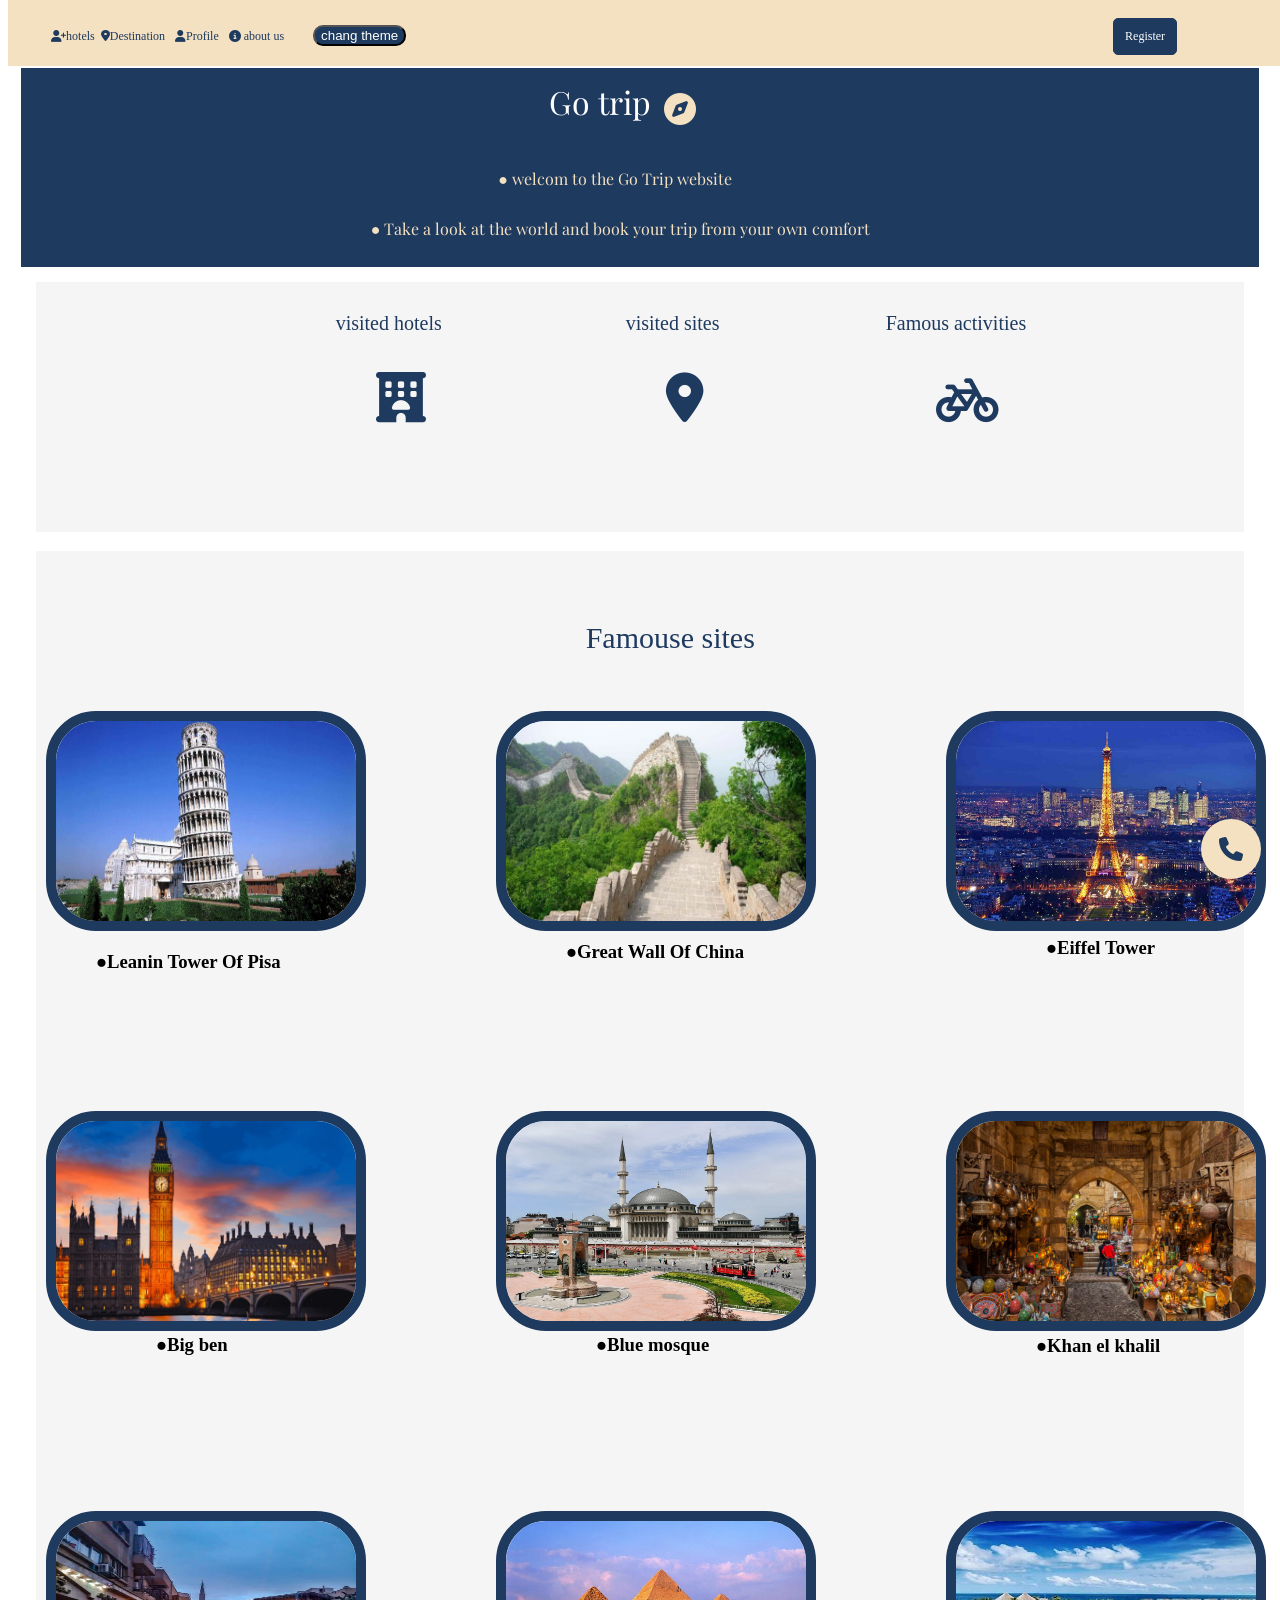
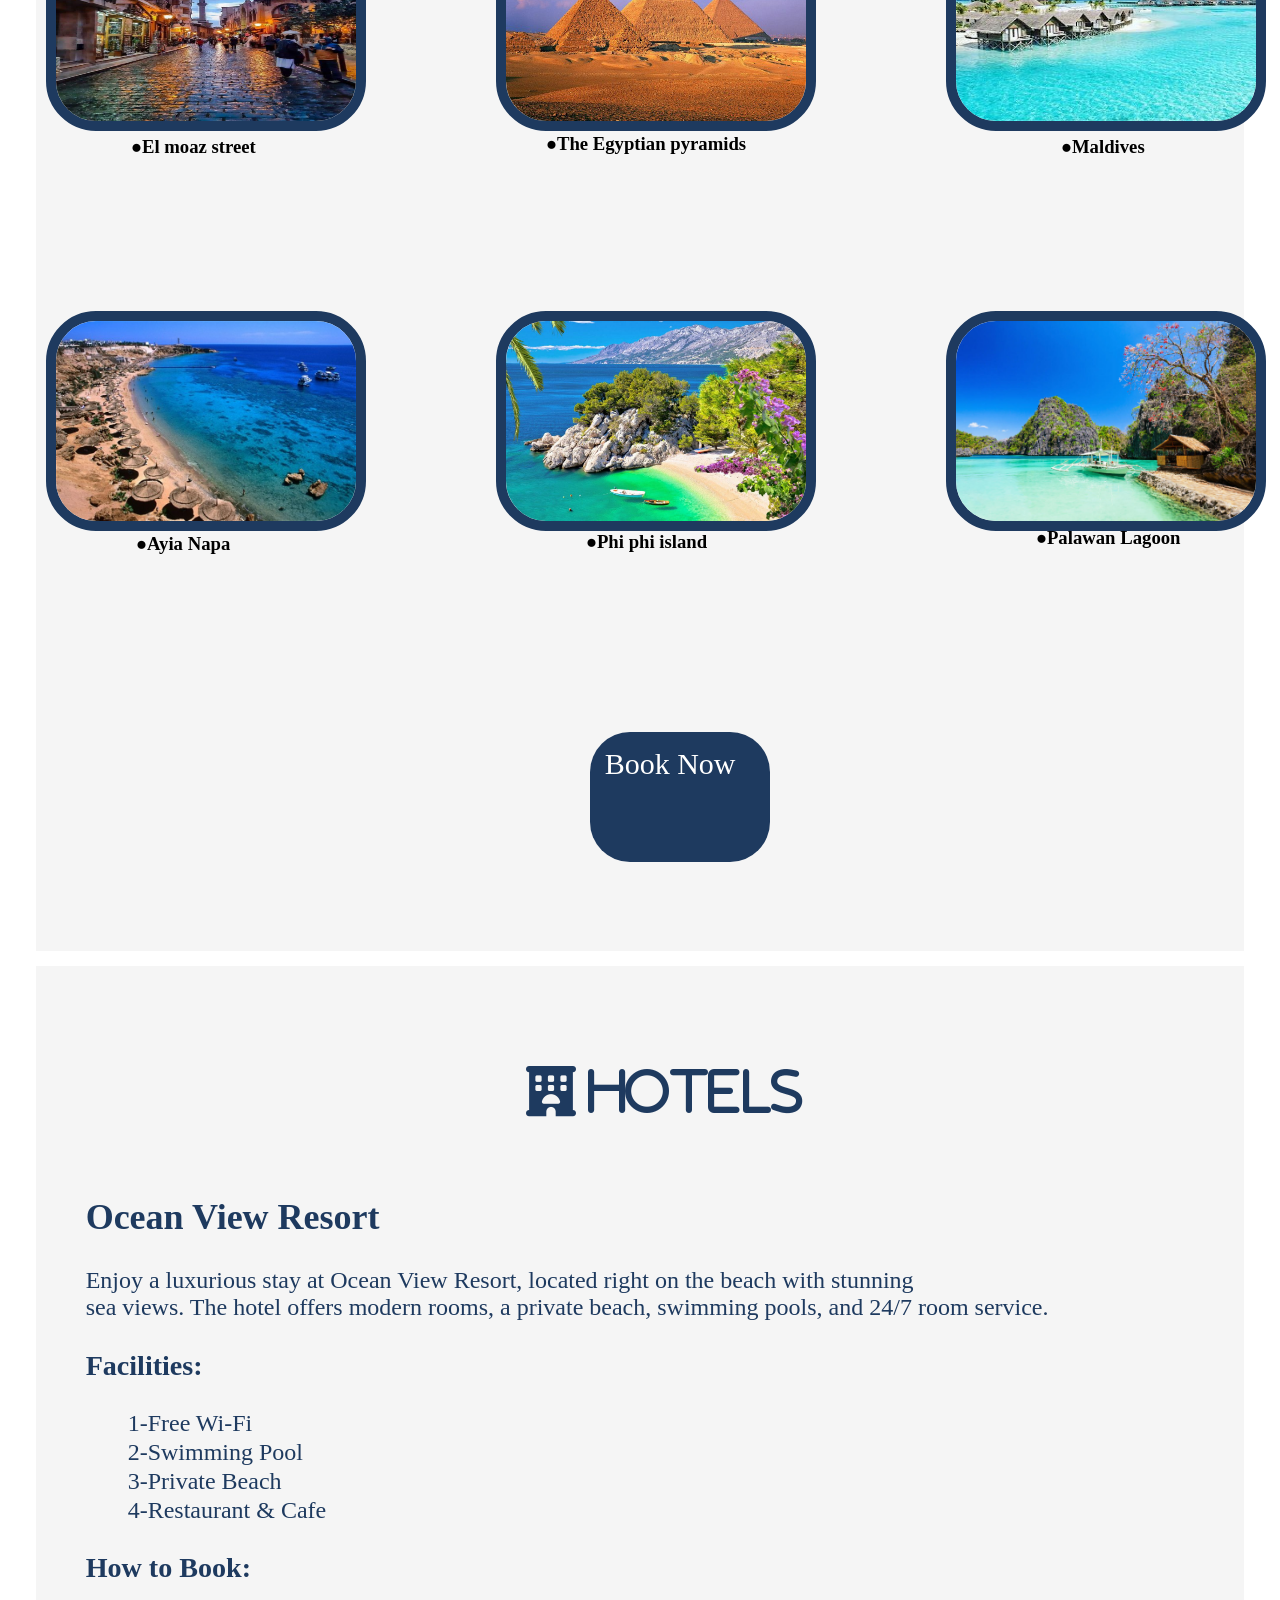
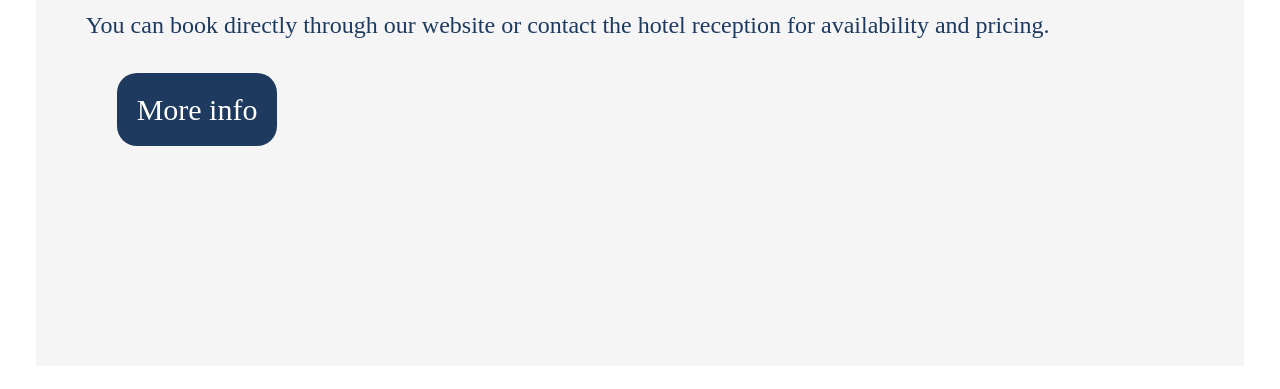
<file: index.html>
<head>
  <meta charset="UTF-8">
  <meta name="viewport" content="width=device-width, initial-scale=1">
  <link rel="stylesheet" href="style.css">

<link rel="stylesheet" href="https://cdnjs.cloudflare.com/ajax/libs/font-awesome/6.5.0/css/all.min.css">
<link href="https://fonts.googleapis.com/css2?family=Playfair+Display:ital,wght@0,400..900;1,400..900&display=swap" rel="stylesheet">

<div class=heading>
<nav class=navbar>
  <ul>
<li>
<a id=R href="hotel.html"><i class="fa-solid fa-user-plus"></i>hotels</a>
<li>
<a href="destination.html"><i class="fa-solid fa-location-dot"></i>Destination</a></li>
<li>
<a href="profile.html"><i class="fa-solid fa-user"></i>Profile</a></li>
<li>
<a href="about.html"><i class="fa-solid fa-circle-info"></i> about us</a></li>

<li class= Register> <a  id=Register href="registration.html">Register</a></li>
<button onclick="toggleTheme()">chang theme</button>
<script src="Script.js">
  
</script>
  </ul>
</nav>
</head>
<body>
  <div class="container">
    <div class="opening">
       <i id="icon" class="fa-solid fa-compass"></i>
       <span class=main>Go trip</span>
       <br>
       <span class=secondary>● welcom to the Go Trip website</span>
       <br />
       <span class=pp>● Take a look at the world and book your trip from your own comfort</span>
    </div>


<div class=b>
  <span id=visited> visited sites</span>
  <i id=site class="fa-solid fa-location-dot"></i>
  <span id=Hotels>visited hotels</span>
  <i id=hotelIcon class="fa-solid fa-hotel"> </i>
  <span id=activity>Famous activities</span>
  <i id=activityIcon class="fa-solid fa-bicycle"></i>
</div> 

<div class=picture>
    <span>Famouse sites</span>
 <img  id=inclind src="143-004207-italy-tourist-attractions-2.gif" alt="" />
 <h3 class="tower"> ●Leanin Tower Of Pisa</h3>
 <img id= webp src="1.webp" alt="" />
 <img id= china src="سور-الصين-العظيم.webp" alt="">
 <h3 class="great">●Great Wall Of China</h3>
 <img id=france src="france_0-1100.jpg" alt="" />
 <h3 class="Eiffel">●Eiffel Tower</h3>
 <img id=giza src="pyramids-of-giza.jpg" alt="" />
 <h3 class="pyramid">●The Egyptian pyramids</h3>
 <img id=beach src="75a38a79650e7bd359f417443e721312.jpg" alt="">
 <h3 class="Big">●Big ben</h3>
 <img id=moaz src="106096-جانب-من-شارع-المعز.jpg" alt="" />
 <h3 class="Blue">●Blue mosque</h3>
 <img id=turkish src="45_972efaf75477d44afe1a7a0958b6cca9_24.webp" alt="">
 <h3 class="khan">●Khan el khalil</h3>
 <img id=shutter src="shutterstock_1087783190-1-800x534.jpg" alt="">
 <h3 class="street">●El moaz street</h3>
 <img id=said src="شاطئ رأس أم سيد.jpg" alt="" />
 <h3 class="maldives">●Maldives</h3>
 <img id=beach1 src="b64bf0c8-3cd2-402b-bc0b-213b8cd05208-1000x750.15271838729-WTztJMjW9TzHqUGOexjf5O9oq3tx8l4Nj8jrWLYT.jpg" alt="" />
 <h3 class="napa">●Ayia Napa</h3>
 <img id=beach2 src="6152556-403859686.jpg" alt="" />
 <h3 class="phi">●Phi phi island</h3>
 <h3 class="palawan">●Palawan Lagoon</h3>
 
 
 
 
 
 
 
<a  id=book href="book.html">Book Now</a>
</div>
 
   <a id=contact href="contact.html"><i class="fa-solid fa-phone"></i></a>
 <div class=video>
     <i id=hotel class="fa-solid fa-hotel"> hotels </i>
     <section class="hotelsec">
  <h2>Ocean View Resort</h2>
  
  <p>
    Enjoy a luxurious stay at Ocean View Resort, located right on the  beach with stunning <br> sea views. 
    The hotel offers modern rooms, a private beach, swimming pools, and 24/7 room service.
  </p>

  <h3>Facilities:</h3>
  <ol>
    <li>1-Free Wi-Fi <br /></li>
    <li>2-Swimming Pool <br /></li>
    <li>3-Private Beach <br /></li>
    <li>4-Restaurant & Cafe <br /></li>
  </ol>

  <h3>How to Book:</h3>
  <p>
    You can book directly through our website or contact the hotel reception for availability and pricing.
  </p>

  <a href="hotel.html">More info</a>
  
</section>
   
 </div>
 
 
 
 
 
 
 
 
  </div>
</body>
</html>
</file>
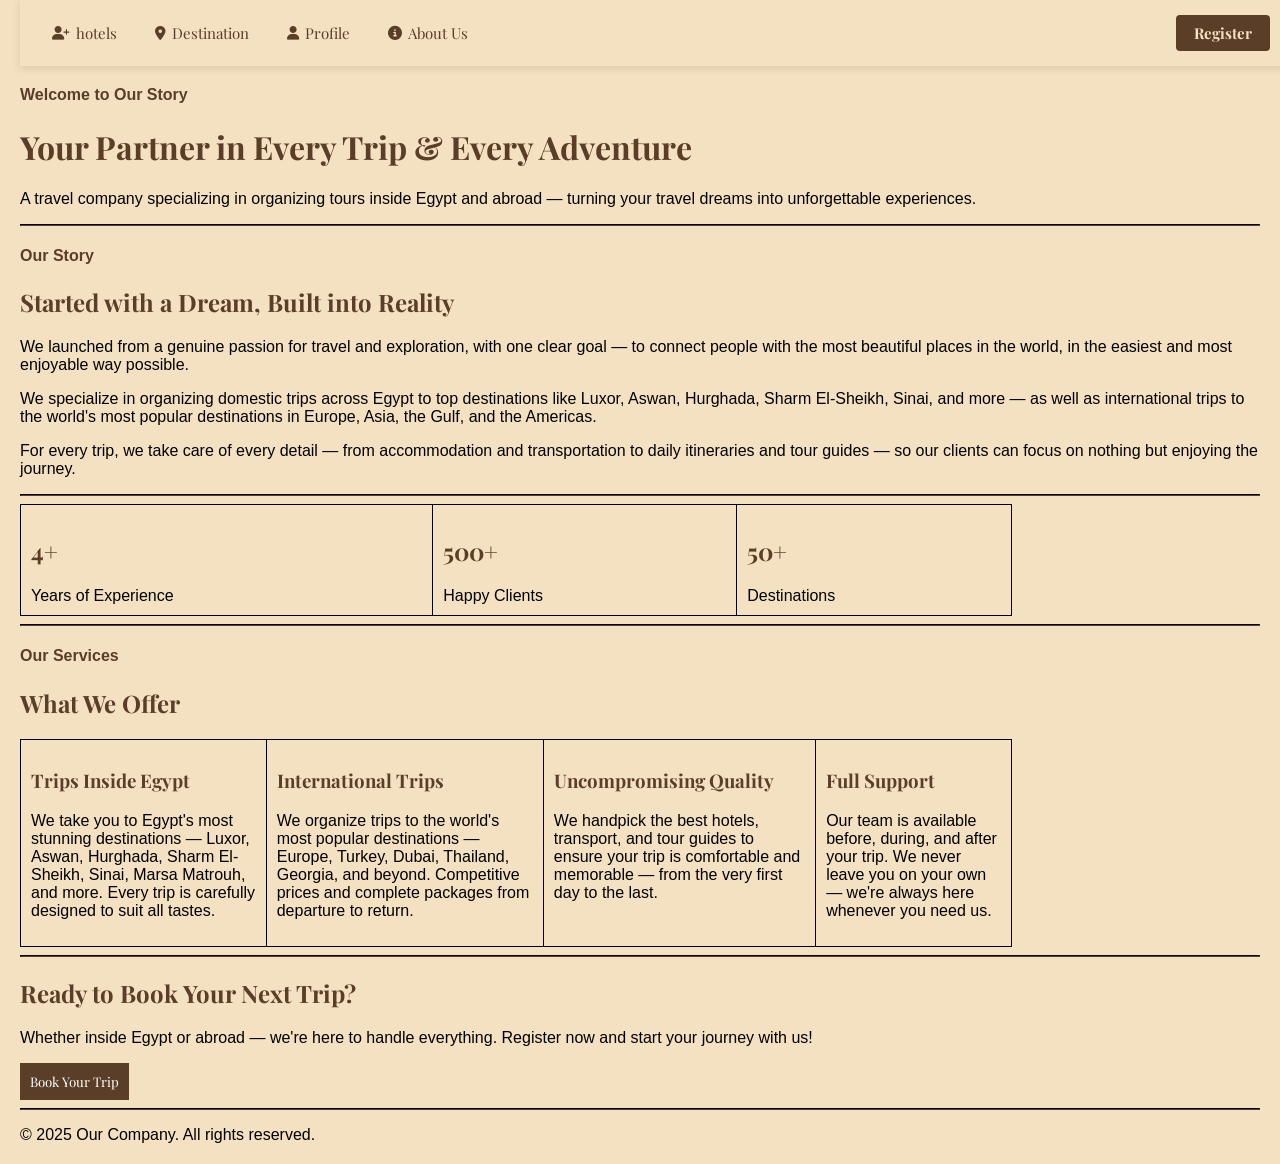
<file: about.html>
<!DOCTYPE html>
<html>

<head>
  <title>Our Story - Travel Company</title>
  <link href="https://fonts.googleapis.com/css2?family=Playfair+Display:ital,wght@0,400..900;1,400..900&display=swap" rel="stylesheet">
  <link rel="stylesheet" href="https://cdnjs.cloudflare.com/ajax/libs/font-awesome/6.5.0/css/all.min.css">
  <link rel="stylesheet" href="about.css">
</head>

<body>

  <nav>
    <ul>
      <li>
        <a id="R" href="hotel.html"><i class="fa-solid fa-user-plus"></i> hotels</a>
      </li>
      <li>
        <a href="destination.html"><i class="fa-solid fa-location-dot"></i> Destination</a>
      </li>
      <li>
        <a href="profile.html"><i class="fa-solid fa-user"></i> Profile</a>
      </li>
      <li>
        <a href="about.html"><i class="fa-solid fa-circle-info"></i> About Us</a>
      </li>
      <li class="Register">
        <a id="Register" href="registration.html">Register</a>
      </li>
    </ul>
  </nav>

  <h4>Welcome to Our Story</h4>
  <h1>Your Partner in Every Trip & Every Adventure</h1>
  <p>A travel company specializing in organizing tours inside Egypt and abroad — turning your travel dreams into unforgettable experiences.</p>

  <hr>

  <h4>Our Story</h4>
  <h2>Started with a Dream, Built into Reality</h2>
  <p>We launched from a genuine passion for travel and exploration, with one clear goal — to connect people with the most beautiful places in the world, in the easiest and most enjoyable way possible.</p>
  <p>We specialize in organizing domestic trips across Egypt to top destinations like Luxor, Aswan, Hurghada, Sharm El-Sheikh, Sinai, and more — as well as international trips to the world's most popular destinations in Europe, Asia, the Gulf, and the Americas.</p>
  <p>For every trip, we take care of every detail — from accommodation and transportation to daily itineraries and tour guides — so our clients can focus on nothing but enjoying the journey.</p>

  <hr>

  <table border="1">
    <tr>
      <td><h2>4+</h2> Years of Experience</td>
      <td><h2>500+</h2> Happy Clients</td>
      <td><h2>50+</h2> Destinations</td>
    </tr>
  </table>

  <hr>

  <h4>Our Services</h4>
  <h2>What We Offer</h2>

  <table border="1" cellpadding="10">
    <tr>
      <td valign="top">
        <h3>Trips Inside Egypt</h3>
        <p>We take you to Egypt's most stunning destinations — Luxor, Aswan, Hurghada, Sharm El-Sheikh, Sinai, Marsa Matrouh, and more. Every trip is carefully designed to suit all tastes.</p>
      </td>
      <td valign="top">
        <h3>International Trips</h3>
        <p>We organize trips to the world's most popular destinations — Europe, Turkey, Dubai, Thailand, Georgia, and beyond. Competitive prices and complete packages from departure to return.</p>
      </td>
      <td valign="top">
        <h3>Uncompromising Quality</h3>
        <p>We handpick the best hotels, transport, and tour guides to ensure your trip is comfortable and memorable — from the very first day to the last.</p>
      </td>
      <td valign="top">
        <h3>Full Support</h3>
        <p>Our team is available before, during, and after your trip. We never leave you on your own — we're always here whenever you need us.</p>
      </td>
    </tr>
  </table>

  <hr>

  <h2>Ready to Book Your Next Trip?</h2>
  <p>Whether inside Egypt or abroad — we're here to handle everything. Register now and start your journey with us!</p>
  <a href="#"><button>Book Your Trip</button></a>

  <hr>

  <p>© 2025 Our Company. All rights reserved.</p>

</body>

</html>
</file>
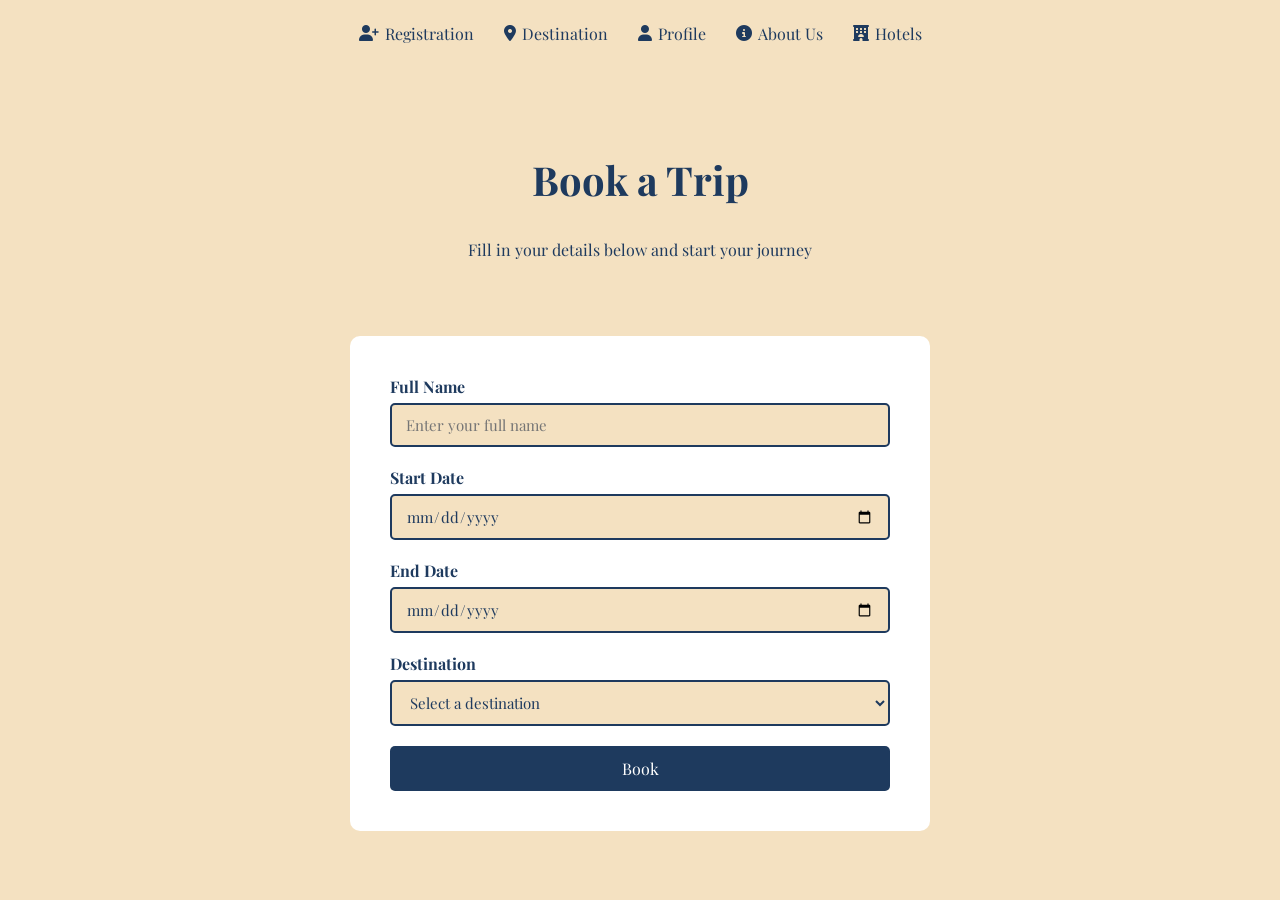
<file: book.html>
<!DOCTYPE html>
<html lang="en">
<head>
  <meta charset="UTF-8">
  <title>Book a Trip</title>

  <!-- font -->
  <link href="https://fonts.googleapis.com/css2?family=Playfair+Display:ital,wght@0,400..900;1,400..900&display=swap" rel="stylesheet">

  <!-- icons -->
  <link rel="stylesheet" href="https://cdnjs.cloudflare.com/ajax/libs/font-awesome/6.5.0/css/all.min.css">

  <link rel="stylesheet" href="book.css">
</head>
<body>

<!-- navbar -->
<nav>
  <ul>
    <li><a href="registration.html"><i class="fa-solid fa-user-plus"></i> Registration</a></li>
    <li><a href="destination.html"><i class="fa-solid fa-location-dot"></i> Destination</a></li>
    <li><a href="profile.html"><i class="fa-solid fa-user"></i> Profile</a></li>
    <li><a href="about.html"><i class="fa-solid fa-circle-info"></i> About Us</a></li>
    <li><a href="hotels.html"><i class="fa-solid fa-hotel"></i> Hotels</a></li>
  </ul>
</nav>

<!-- title -->
<section class="header">
  <h1>Book a Trip</h1>
  <p>Fill in your details below and start your journey</p>
</section>

<!-- form -->
<section class="section book-section">
  <div class="book-form-card">
    <form class="book-form">

      <div class="form-group">
        <label for="name">Full Name</label>
        <input type="text" id="name" class="form-input" placeholder="Enter your full name">
      </div>

      <div class="form-group">
        <label for="start-date">Start Date</label>
        <input type="date" id="start-date" class="form-input">
      </div>

      <div class="form-group">
        <label for="end-date">End Date</label>
        <input type="date" id="end-date" class="form-input">
      </div>

      <div class="form-group">
        <label for="destination">Destination</label>
        <select id="destination" class="form-input">
          <option value="" disabled selected>Select a destination</option>
          <optgroup label="Inside Egypt">
            <option value="hurghada">Hurghada, Egypt — Serry Beach Resort</option>
            <option value="new-alamein">New Alamein, North Coast — Rixos Premium Alamein</option>
            <option value="marsa-alam">Marsa Alam, Red Sea — Sunrise Anjum Resort</option>
          </optgroup>
          <optgroup label="Outside Egypt">
            <option value="las-vegas">Las Vegas Strip, USA — The LINQ Hotel & Casino</option>
            <option value="london">London, UK — Park Plaza London Riverbank</option>
            <option value="paris">Paris, France — Too Hotel & Spa Paris</option>
          </optgroup>
        </select>
      </div>

      <a href="#booked" class="book-btn">Book</a>

    </form>
  </div>
</section>

<!-- success popup -->
<div id="booked" class="popup-overlay">
  <div class="popup-card">
    <i class="fa-solid fa-circle-check popup-icon"></i>
    <h2>Trip Booked Successfully!</h2>
    <p>Your trip has been confirmed. Get ready for an amazing adventure!</p>
    <a href="#" class="book-btn popup-close-btn">Close</a>
  </div>
</div>

</body>
</html>
</file>
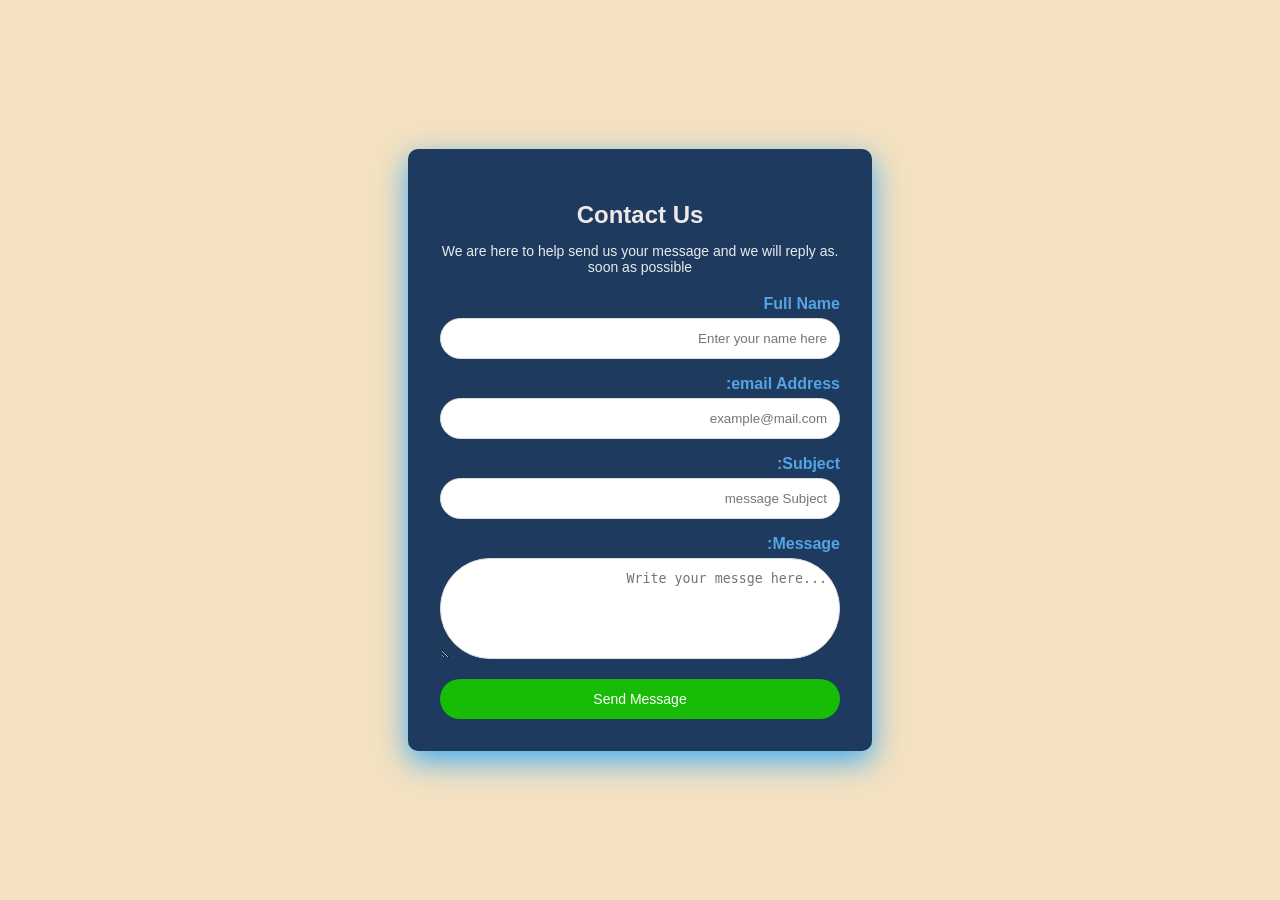
<file: contact.html>
<!DOCTYPE html>
<html lang="ar" dir="rtl">
<head>
    <meta charset="UTF-8">
    <meta name="viewport" content="width=device-width, initial-scale=1.0">
    <title>اتصل بنا</title>
    <link rel="stylesheet" href="contact.css">
</head>
<body>

    <div class="contact-container">
        <h2>Contact Us</h2>
        <p>.We are here to help send us your message and we will reply as soon as possible</p>
        
        <form action="#" method="POST">
            <div class="form-group">
                <label for="name">Full Name</label>
                <input type="text" id="name" name="name" placeholder="Enter your name here" required>
            </div>

            <div class="form-group">
                <label for="email">email Address</Address>:</label>
                <input type="email" id="email" name="email" placeholder="example@mail.com" required>
            </div>

            <div class="form-group">
                <label for="subject">Subject:</label>
                <input type="text" id="subject" name="subject" placeholder="message Subject">
            </div>

            <div class="form-group">
                <label for="message">Message:</label>
                <textarea id="message" name="message" rows="5" placeholder="...Write your messge here" required></textarea>
            </div>

            <button type="submit" class="submit-btn">Send Message</button>
        </form>
    </div>

</body>
</html>
</file>
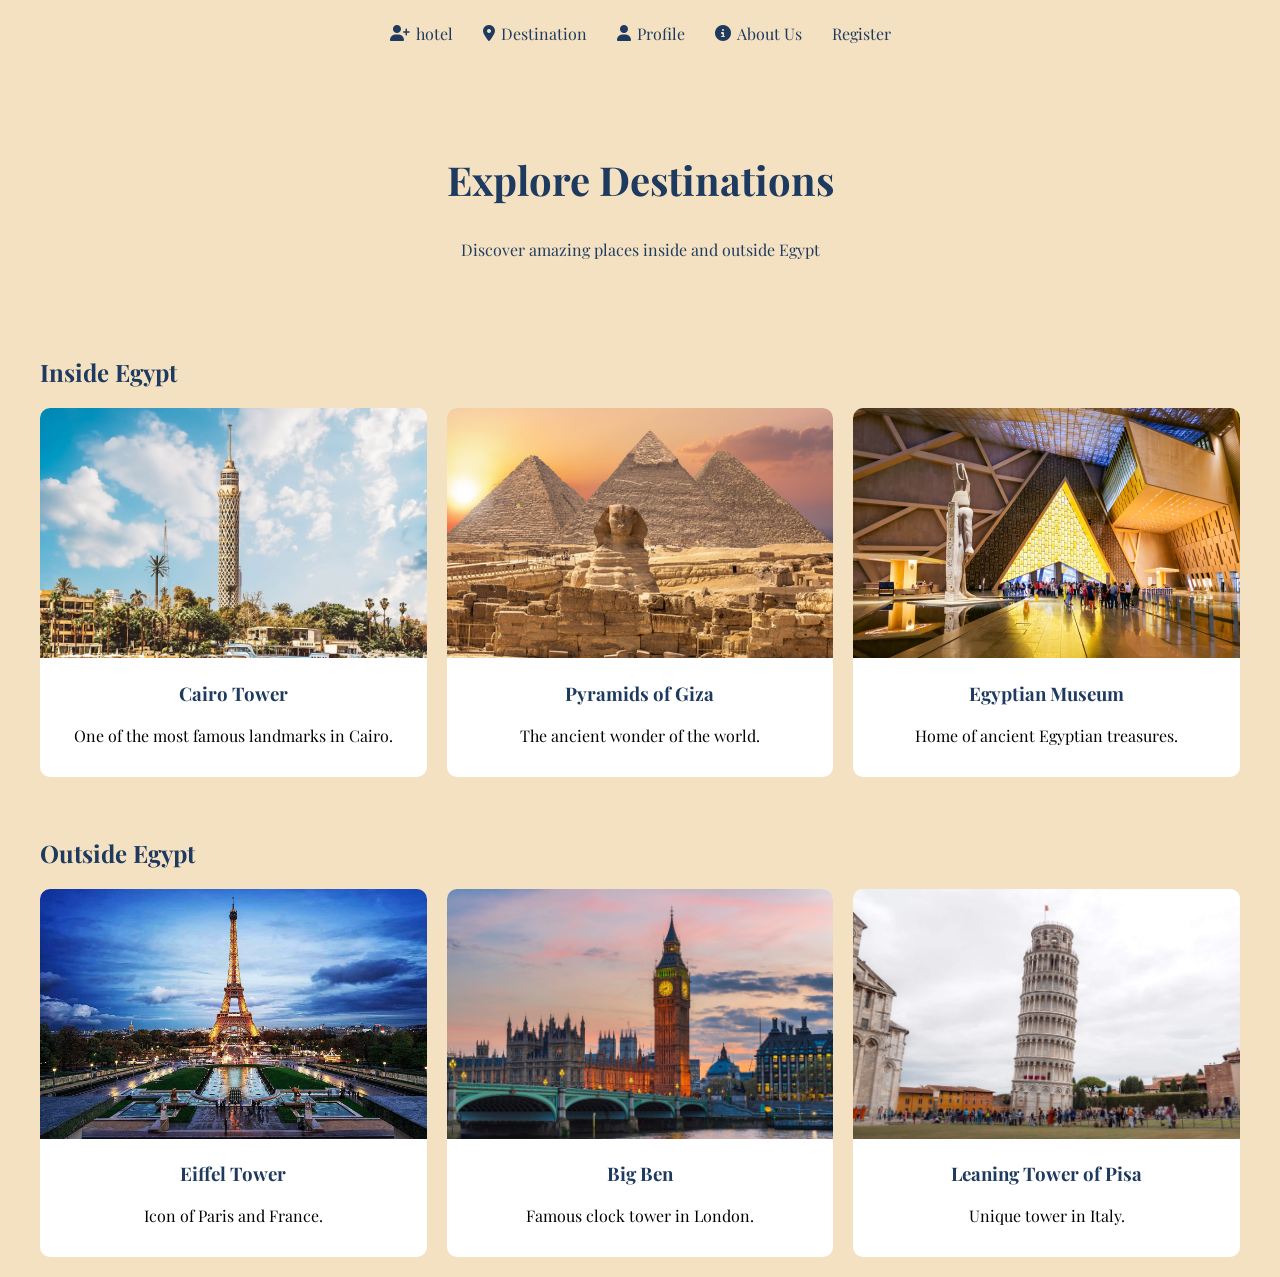
<file: destination.html>
<!DOCTYPE html>
<html lang="en">
<head>
  <meta charset="UTF-8">
  <title>Destination</title>

  <!-- font -->
  <link href="https://fonts.googleapis.com/css2?family=Playfair+Display:ital,wght@0,400..900;1,400..900&display=swap" rel="stylesheet">

  <!-- icons -->
  <link rel="stylesheet" href="https://cdnjs.cloudflare.com/ajax/libs/font-awesome/6.5.0/css/all.min.css">

  <link rel="stylesheet" href="destination.css">
</head>
<body>

<!-- navbar -->
<nav>
  <ul>
    <li><a href="hotel.html"><i class="fa-solid fa-user-plus"></i> hotel</a></li>
    <li><a href="destination.html"><i class="fa-solid fa-location-dot"></i> Destination</a></li>
    <li><a href="profile.html"><i class="fa-solid fa-user"></i> Profile</a></li>
    <li><a href="about.html"><i class="fa-solid fa-circle-info"></i> About Us</a></li>
    <li><a href="registration.html">Register</a></li>
  </ul>
</nav>

<!-- title -->
<section class="header">
  <h1>Explore Destinations</h1>
  <p>Discover amazing places inside and outside Egypt</p>
</section>

<!-- inside egypt -->
<section class="section">
  <h2>Inside Egypt</h2>

  <div class="grid">

    <div class="card">
      <img src="IMG-20260505-WA0023.jpg">
      <h3>Cairo Tower</h3>
      <p>One of the most famous landmarks in Cairo.</p>
    </div>

    <div class="card">
      <img src="IMG-20260505-WA0022.jpg">
      <h3>Pyramids of Giza</h3>
      <p>The ancient wonder of the world.</p>
    </div>

    <div class="card">
      <img src="IMG-20260505-WA0019.jpg">
      <h3>Egyptian Museum</h3>
      <p>Home of ancient Egyptian treasures.</p>
    </div>

  </div>
</section>

<!-- outside egypt -->
<section class="section">
  <h2>Outside Egypt</h2>

  <div class="grid">

    <div class="card">
      <img src="IMG-20260505-WA0021.jpg">
      <h3>Eiffel Tower</h3>
      <p>Icon of Paris and France.</p>
    </div>

    <div class="card">
      <img src="IMG-20260505-WA0020.jpg">
      <h3>Big Ben</h3>
      <p>Famous clock tower in London.</p>
    </div>

    <div class="card">
      <img src="IMG-20260505-WA0024.jpg">
      <h3>Leaning Tower of Pisa</h3>
      <p>Unique tower in Italy.</p>
    </div>

  </div>
</section>

</body>
</html>
</file>
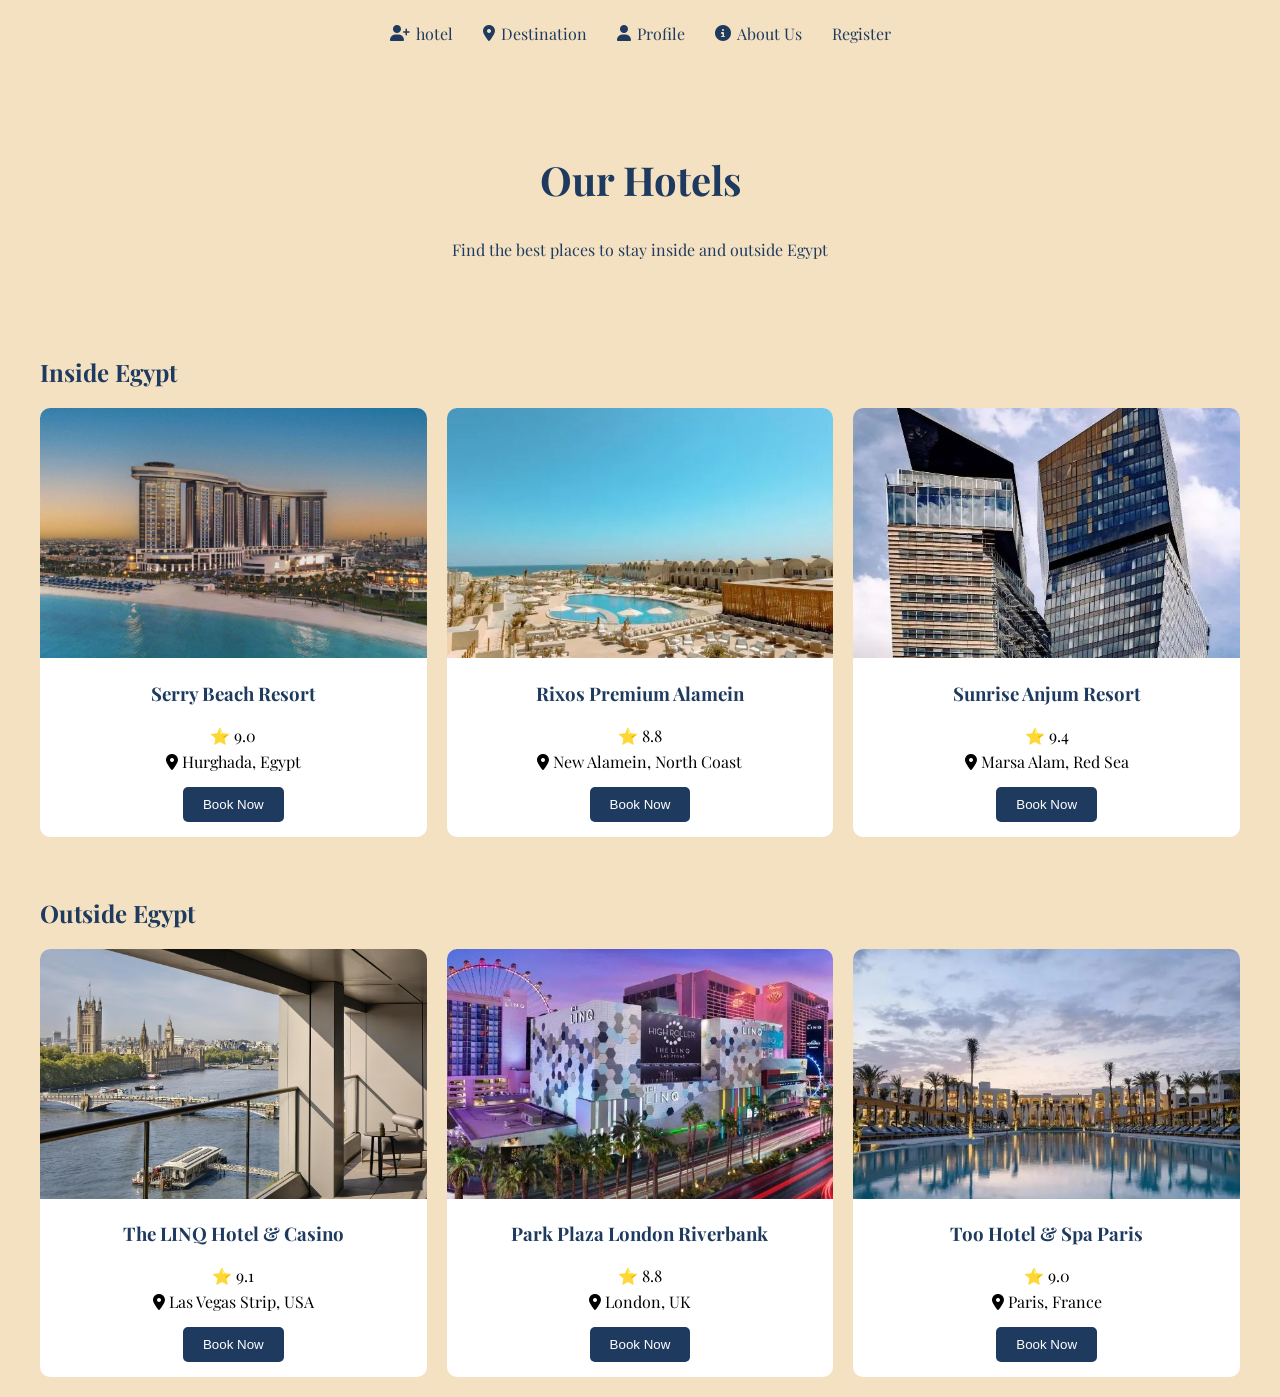
<file: hotel.html>
<!DOCTYPE html>
<html lang="en">
<head>
  <meta charset="UTF-8">
  <title>Hotels</title>

  <!-- font -->
  <link href="https://fonts.googleapis.com/css2?family=Playfair+Display:ital,wght@0,400..900;1,400..900&display=swap" rel="stylesheet">

  <!-- icons -->
  <link rel="stylesheet" href="https://cdnjs.cloudflare.com/ajax/libs/font-awesome/6.5.0/css/all.min.css">

  <link rel="stylesheet" href="hotel.css">
</head>
<body>

<!-- navbar -->
<nav>
  <ul>
    <li><a href="hotel.html"><i class="fa-solid fa-user-plus"></i> hotel</a></li>
    <li><a href="destination.html"><i class="fa-solid fa-location-dot"></i> Destination</a></li>
    <li><a href="profile.html"><i class="fa-solid fa-user"></i> Profile</a></li>
    <li><a href="about.html"><i class="fa-solid fa-circle-info"></i> About Us</a></li>
    <li><a href="registration.html">Register</a></li>
  </ul>
</nav>

<!-- title -->
<section class="header">
  <h1>Our Hotels</h1>
  <p>Find the best places to stay inside and outside Egypt</p>
</section>

<!-- inside Egypt -->
<section class="section">
  <h2>Inside Egypt</h2>

  <div class="grid">

    <div class="card">
      <img src="IMG-20260505-WA0015.jpg">
      <h3>Serry Beach Resort</h3>
      <p>⭐ 9.0</p>
      <p><i class="fa-solid fa-location-dot"></i> Hurghada, Egypt</p>
      <button>Book Now</button>
    </div>

    <div class="card">
      <img src="IMG-20260505-WA0051.jpg">
      <h3>Rixos Premium Alamein</h3>
      <p>⭐ 8.8</p>
      <p><i class="fa-solid fa-location-dot"></i> New Alamein, North Coast</p>
      <button onclick="window.location.href='hotel.html'">Book Now</button>
    </div>

    <div class="card">
      <img src="IMG-20260505-WA0048.jpg">
      <h3>Sunrise Anjum Resort</h3>
      <p>⭐ 9.4</p>
      <p><i class="fa-solid fa-location-dot"></i> Marsa Alam, Red Sea</p>
      <button>Book Now</button>
    </div>

  </div>
</section>

<!-- Outside Egypt -->
<section class="section">
  <h2>Outside Egypt</h2>

  <div class="grid">

    <div class="card">
      <img src="IMG-20260505-WA0049.jpg">
      <h3>The LINQ Hotel & Casino</h3>
      <p>⭐ 9.1</p>
      <p><i class="fa-solid fa-location-dot"></i> Las Vegas Strip, USA</p>
      <button>Book Now</button>
    </div>

    <div class="card">
      <img src="IMG-20260505-WA0050.jpg">
      <h3>Park Plaza London Riverbank</h3>
      <p>⭐ 8.8</p>
      <p><i class="fa-solid fa-location-dot"></i> London, UK</p>
      <button>Book Now</button>
    </div>

    <div class="card">
      <img src="IMG-20260505-WA0047.jpg">
      <h3>Too Hotel & Spa Paris</h3>
      <p>⭐ 9.0</p>
      <p><i class="fa-solid fa-location-dot"></i> Paris, France</p>
      <button>Book Now</button>
    </div>

  </div>
</section>

</body>
</html>
</file>
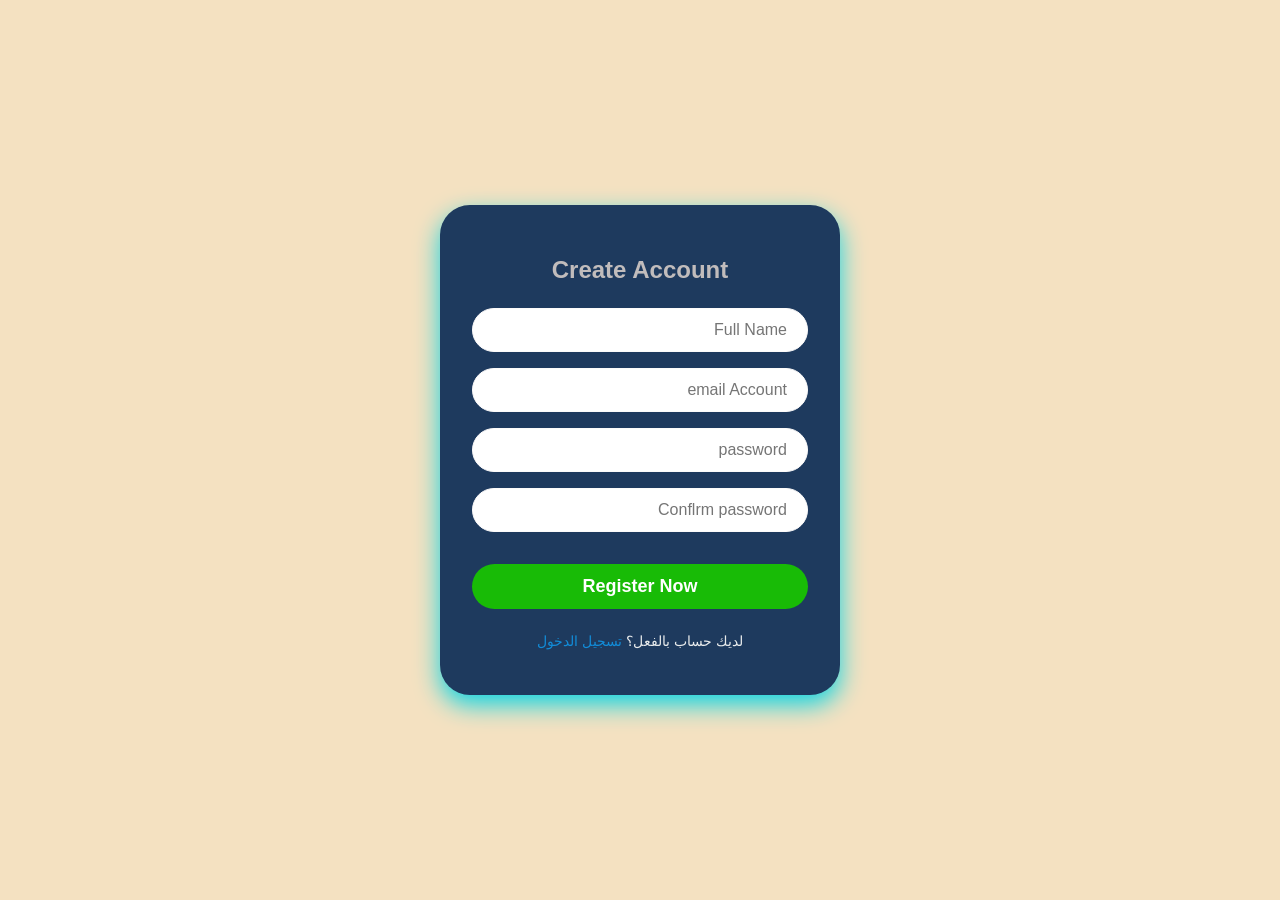
<file: registration.html>
<!DOCTYPE html>
<html lang="ar" dir="rtl">
<head>
    <meta charset="UTF-8">
    <meta name="viewport" content="width=device-width, initial-scale=1.0">
    <title>إنشاء حساب جديد</title>
    <link rel="stylesheet" href="registration.css">
</head>
<body>
    <div class="registration-container">
        <form class="registration-form">
            <h2>Create Account</h2>
            
            <div class="input-group">
                <input type="text" placeholder="Full Name" required>
            </div>
            
            <div class="input-group">
                <input type="email" placeholder="email Account" required>
            </div>
            
            <div class="input-group">
                <input type="password" placeholder="password" required>
            </div>
            
            <div class="input-group">
                <input type="password" placeholder="Conflrm password" required>
            </div>
            <button type="submit"class="submit-btn"> Register Now </button>
            
            <P class="login-link">لديك حساب بالفعل؟ <a href="#">تسجيل الدخول</a></P>
        
        </form>
        </form>
        </form>
        </form>        </form>
    </div>
</body>
</html>
</file>
<file: style.css>
.container {
  width: 98%;
  margin: auto;
  
  
}

.opening {
  position: relative;
  font-size: 50px;
  background-color: #1e3a5f;
  display: block;
  padding: 70px;
  text-align: center;
  
}


nav{
  background-color:#f4e1c1;
  padding: 0.1px;
  position:fixed;
  width: 100%;
  height:66px ;
  top: 0;
  z-index: 1000;
}

#icon{
  color: #f4e1c1;
  position: relative;
  left: 130px;
  right: 30px;
}


.main {
  color: white;
  position: relative;
  left: -40px;
  top: -45px;
  font-family: "playfair display";
}

.secondary {
  position: absolute;
  right: 50px;
  top: 100px;
  font-size: 20px;
  font-family: "playfair display";
  color: #f4e1c1;
}

.pp {
  position: absolute;
  left: 350px;
  top: 150px;
  font-size: 20px;
  font-family: "playfair display";
  color: #f4e1c1;
}

/*  RESPONSIVE */
@media (max-width: 768px) {

  .opening {
  font-size: 50px;
  background-color: #1e3a5f;
  display: block;
  padding: 50px;}
}
  

  
  #icon {
    left: 40px;
    display: block;
    text-align: center;
  }
  
  span {
    left: 420px;
    display: block;
  
  }
  
  .secondary {
    left: 0px;
    text-align: center;
    display: block;
    font-size: 16px;
  }
  
  .pp {
    
    text-align: center;
    display: block;
    font-size: 16px;
  }
    .opening {
    font-size: 32px;
    padding: 25px;
    text-align: center;
    position: relative;
    margin: auto;
}
a{
  margin: 1px;
  font-size: 12px;
  text-decoration: none;
  color: #1e3a5f;
  display: inline;
  
}

 
li {
  list-style: none;
  display: inline-block;
  margin: 2px;
  cursor: pointer;
}
.Register{
  background-color:  #1e3a5f;
  padding: 10px;
  border:1px solid #1e3a5f;
  border-radius: 5px;
  position: relative;
  left:820px ;
  cursor: pointer;
}
#Register{
  color: white;
}
.b{
  background-color:#f5f5f5 ;
  position: relative;
  height: 250px;
  margin: 15px;
}
#visited{
  color:  #1e3a5f;
  font-size: 20px;
  position: absolute;
  top: 30px;
  left:590;
}
#site{
  position: absolute;
  top: 90px;
  left: 630px;
  font-size: 50px;
  color: #1e3a5f;
}
#hotels{
  color:  #1e3a5f;
  font-size: 20px;
  position: absolute;
  top: 30px;
  left: 300px;
}
#hotelIcon{
  position: absolute;
  top: 90px;
  left: 340px;
  font-size: 50px;
  color: #1e3a5f;
}
#activity{
  color:  #1e3a5f;
  font-size: 20px;
  position: absolute;
  top: 30px;
  left: 850px;
}
#activityIcon{
  position: absolute;
  top: 93px;
  left: 900px;
  font-size: 50px;
  color: #1e3a5f;
}
.picture span{
  position: absolute;
  top: 70px;
  left: 550;
  color:#1e3a5f ;
  font-size: 30px;
}
.picture{
  height: 2000px;
  background-color:#f5f5f5 ;
  margin:15px;
  position:relative;
}

#inclind{
  position:absolute;
  top: 150px;
  width: 300px;
  height: 200px;
  border:10px solid #1e3a5f;
  border-radius: 50px;
  margin: 10px;
}
#webp{
  position:absolute;
  top: 550px;
  width: 300px;
  height: 200px;
  border:10px solid #1e3a5f;
  border-radius: 50px;
  margin: 10px;}
#china{
  position:absolute;
  top: 150px;
  left: 450px;
  width: 300px;
  height: 200px;
  border:10px solid #1e3a5f;
  border-radius: 50px;
  margin: 10px;}
#france{
  position:absolute;
  top: 150px;
  left: 900px;
  width: 300px;
  height: 200px;
  border:10px solid #1e3a5f;
  border-radius: 50px;
  margin: 10px;}
#giza{position:absolute;
  top: 950px;
  left: 450px;
  width: 300px;
  height: 200px;
  border:10px solid #1e3a5f;
  border-radius: 50px;
  margin: 10px;}
#beach{position:absolute;
  top: 950px;
  width: 300px;
  left: 900px;
  height: 200px;
  border:10px solid #1e3a5f;
  border-radius: 50px;
  margin: 10px;}
  #moaz{
    position:absolute;
  top: 950px;
  width: 300px;
  height: 200px;
  border:10px solid #1e3a5f;
  border-radius: 50px;
  margin: 10px}
  #turkish{
    position:absolute;
  top: 550px;
  left: 450px;
  width: 300px;
  height: 200px;
  border:10px solid #1e3a5f;
  border-radius: 50px;
  margin: 10px}
  #shutter{
    position:absolute;
  top: 550px;
  left: 900px;
  width: 300px;
  height: 200px;
  border:10px solid #1e3a5f;
  border-radius: 50px;
  margin: 10px}
  #said{   
    position:absolute;
  top: 1350px;
  width: 300px;
  height: 200px;
  border:10px solid #1e3a5f;
  border-radius: 50px;
  margin: 10px
    
  }
  #beach1{   
    position:absolute;
  top: 1350px;
  left: 450px;
  width: 300px;
  height: 200px;
  border:10px solid #1e3a5f;
  border-radius: 50px;
  margin: 10px}
  #beach2{position:absolute;
  top: 1350px;
  left: 900px;
  width: 300px;
  height: 200px;
  border:10px solid #1e3a5f;
  border-radius: 50px;
  margin: 10px}

  #contact{
    position: fixed;
    left: 1200px;
    bottom: 20px;
    width: 60px;
    height: 60px;
    background-color:#f4e1c1 ;
    border-radius: 50%;
    display:flex;
    align-items: center;
    justify-content: center;
    font-size: 24px;
    text-decoration: none;
    z-index:1000;}
    
    #book{
      display:flex;
      padding:15px;
      text-align: center;
      justify-items: center;
      position :absolute;
      font-size: 30px;
      top: 1780px;
      left: 553px;
      width: 150px;
      height: 100px;
      color: white;
      background-color: #1e3a5f;
      border-radius:40px;
    }
    .video{
      height: 1000px;
      background-color:#f5f5f5 ;
  margin:15px;
  position:relative;
      
    }

    
    
    
    img{
      cursor: pointer;
    }
  img:hover {
  transform: scale(1.05);
  transition: 0.3s;
}
.tower{
  position:relative;
  top:400px;
  left: 60px;
}
.Eiffel{
  position: relative;
  top:305.2px;
  left: 1010px;
}
.great{
  position :relative;
  top:350px;
  left: 530px;
}
.pyramid{
  position:relative;
  top:1060;
  left: 510px;
}
.Big{
  position: relative;
  top:620px;
  left: 120px;
}
.street{
  position: relative;
  top: 900px;
  left: 95px;
}
.maldives{
  position: relative;
  top: 860;
  left: 1025;
}
.khan{
  position: relative;
  top:540px;
  left: 1000px;
}
.Blue{
  position: relative;
  top:580px;
  left: 560px;
}
.napa{
  position: relative;
  top: 1216px;
  left: 100px;
}
.palawan{
  position: relative ;
  top: 1128px;
  left: 1000px;
}
.phi{
  position: relative;
  top: 1173px;
  left: 550px;
}
#hotel{
  position: relative;
  top: 100px;
  left: 490px;
  font-size: 50px;
  color:  #1e3a5f;
  
}
.hotelsec{
  position: relative;
  top: 150px;
  left: 50px;
  font-size: 24px;
  color:#1e3a5f ;
}
.hotelsec li {
  display: block;
}
.hotelsec a {
  position: relative;
  color: white;
  background-color: #1e3a5f ;
padding: 20px;
cursor:pointer;
  border-radius:20px;
  font-size: 30px;
  top: 30px;
  left: 30px;
  
  
}
body{
  background-color: white;
  color: black;
  
}
.dark-mode{
  background-color: black;
  color: white;
}
button{
  position: relative;
  background-color: #1e3a5f;
  color: white;
  left:-50px;
  border-radius: 10px;
}

body{
  overflow-x: hidden;
  padding-top:60px;
  
}

html{
  overflow-x:hidden;
}
</file>
<file: about.css>
body {
  background-color: #F4E1C1;
  font-family: Arial;
  margin: 20px;
  margin-top: 86px;
}

h1, h2, h3 {
  color: #5a3e28;
  font-family: 'Playfair Display', serif;
}

h4 {
  color: #5a3e28;
}

a {
  margin-right: 10px;
  color: #5a3e28;
  text-decoration: none;
}

table {
  width: 80%;
  border-collapse: collapse;
}

td {
  padding: 10px;
  border: 1px solid black;
}

button {
  background-color: #5a3e28;
  color: white;
  padding: 10px;
  cursor: pointer;
  border: none;
  font-family: 'Playfair Display', serif;
}

hr {
  border-color: #5a3e28;
}

nav {
  background-color: #f4e1c1;
  padding: 0.1px;
  position: fixed;
  width: 100%;
  height: 66px;
  top: 0;
  z-index: 1000;
  box-shadow: 0 2px 8px rgba(90, 62, 40, 0.15);
}

nav ul {
  list-style: none;
  display: flex;
  align-items: center;
  height: 66px;
  margin: 0;
  padding: 0 20px;
  gap: 4px;
}

nav ul li {
  display: inline-flex;
  align-items: center;
}

nav ul li a {
  display: flex;
  align-items: center;
  gap: 6px;
  color: #5a3e28;
  text-decoration: none;
  font-family: 'Playfair Display', serif;
  font-size: 15px;
  padding: 6px 12px;
  border-radius: 4px;
  transition: background 0.2s;
}

nav ul li a:hover {
  background-color: rgba(90, 62, 40, 0.1);
}

nav ul li a i {
  font-size: 14px;
}

nav ul li.Register {
  margin-left: auto;
}

nav ul li.Register a {
  background-color: #5a3e28;
  color: #f4e1c1;
  padding: 8px 18px;
  border-radius: 4px;
  font-weight: 700;
}

nav ul li.Register a:hover {
  background-color: #3e2a18;
}
</file>
<file: book.css>
body {
  margin: 0;
  font-family: 'Playfair Display', serif;
  background-color: #F4E1C1;
}

/* navbar */
nav {
  background-color: #F4E1C1;
  position: fixed;
  width: 100%;
  height: 66px;
  top: 0;
  z-index: 1000;
}

nav ul {
  list-style: none;
  display: flex;
  justify-content: center;
  align-items: center;
  height: 100%;
  gap: 30px;
  margin: 0;
  padding: 0;
}

nav a {
  text-decoration: none;
  color: #1E3A5E;
  display: flex;
  align-items: center;
  gap: 6px;
}

/* header */
.header {
  text-align: center;
  padding: 120px 20px 40px;
  color: #1E3A5E;
}

.header h1 {
  font-size: 40px;
}

/* sections */
.section {
  padding: 20px 40px;
}

.section h2 {
  color: #1E3A5E;
  margin-bottom: 20px;
}

/* grid */
.grid {
  display: grid;
  grid-template-columns: repeat(auto-fit, minmax(250px, 1fr));
  gap: 20px;
}

/* cards */
.card {
  background-color: white;
  border-radius: 10px;
  text-align: center;
  overflow: hidden;
}

.card img {
  width: 100%;
  height: 250px;
  object-fit: cover;
}

.card h3 {
  color: #1E3A5E;
}

.card p {
  margin: 5px 0;
}

/* button */
button {
  margin: 10px 0 15px;
  padding: 10px 20px;
  border: none;
  background-color: #1E3A5E;
  color: white;
  cursor: pointer;
  border-radius: 5px;
}

button:hover {
  opacity: 0.9;
}

/* card book now link */
.card-book-btn {
  display: inline-block;
  margin: 10px 0 15px;
  padding: 10px 20px;
  background-color: #1E3A5E;
  color: white;
  text-decoration: none;
  border-radius: 5px;
  font-family: 'Playfair Display', serif;
}

.card-book-btn:hover {
  opacity: 0.9;
}

/* ── Book Trip page ───────────────────────────────────── */

.book-section {
  display: flex;
  justify-content: center;
  padding: 20px 40px 60px;
}

.book-form-card {
  background-color: white;
  border-radius: 10px;
  padding: 40px;
  width: 100%;
  max-width: 500px;
}

.book-form {
  display: flex;
  flex-direction: column;
  gap: 20px;
}

.form-group {
  display: flex;
  flex-direction: column;
  gap: 6px;
}

.form-group label {
  color: #1E3A5E;
  font-weight: 700;
}

.form-input {
  padding: 10px 14px;
  border: 2px solid #1E3A5E;
  border-radius: 5px;
  font-family: 'Playfair Display', serif;
  font-size: 15px;
  background-color: #F4E1C1;
  color: #1E3A5E;
  outline: none;
}

.form-input:focus {
  background-color: white;
}

.form-input option,
.form-input optgroup {
  font-family: 'Playfair Display', serif;
  background-color: white;
  color: #1E3A5E;
}

.book-btn {
  display: block;
  text-align: center;
  padding: 12px 20px;
  background-color: #1E3A5E;
  color: white;
  border-radius: 5px;
  text-decoration: none;
  font-family: 'Playfair Display', serif;
  font-size: 16px;
  cursor: pointer;
}

.book-btn:hover {
  opacity: 0.9;
}

/* popup */
.popup-overlay {
  display: none;
  position: fixed;
  inset: 0;
  background-color: rgba(30, 58, 94, 0.6);
  z-index: 2000;
  justify-content: center;
  align-items: center;
}

.popup-overlay:target {
  display: flex;
}

.popup-card {
  background-color: white;
  border-radius: 10px;
  padding: 50px 40px;
  text-align: center;
  max-width: 400px;
  width: 90%;
}

.popup-icon {
  font-size: 60px;
  color: #1E3A5E;
  margin-bottom: 20px;
}

.popup-card h2 {
  color: #1E3A5E;
  margin: 0 0 10px;
}

.popup-card p {
  color: #555;
  margin-bottom: 30px;
}

.popup-close-btn {
  display: inline-block;
  padding: 10px 30px;
  width: auto;
}
</file>
<file: contact.css>
body {
    font-family: 'Segoe UI', Tahoma, Geneva, Verdana, sans-serif;
    background-color: #f4e1c1;
    display: flex;
    justify-content: center;
    align-items: center;
    height: 100vh;
    margin: 0;
}

.contact-container {
    background: #1e3a5e;
    padding: 2rem;
    border-radius: 10px;
    box-shadow: 0 10px 30px rgb(67, 172, 242);
    width: 100%;
    max-width: 400px;
    text-align: center;
}

.contact-container h2 {
    color: #efe8e8;
    margin-bottom: 0rem;
}

.contact-container p {
    color: #e9ebed;
    font-size: 14px;
    margin-bottom: 20px;
}

.form-group {
    text-align: right;
    margin-bottom: 1rem;
}

.form-group label {
    display: block;
    margin-bottom: 5px;
    font-weight: bold;
    color: #53a5e3;
}

.form-group input, .form-group textarea {
    width: 100%;
    padding: 12px;
    border: 1px solid #ddd;
    border-radius: 50px;
    box-sizing: border-box; /* لضمان عدم خروج المدخلات عن الإطار */
}

.submit-btn {
    background-color: #18bb06;
    color: white;
    padding: 12px 20px;
    border: none;
    border-radius: 50px;
    cursor: pointer;
    font-size: 14px;
    width: 100%;
    transition: background 0.3s;
}

.submit-btn:hover {
    background-color: #1651c6;
}
</file>
<file: destination.css>
body {
  margin: 0;
  font-family: 'Playfair Display', serif;
  background-color: #F4E1C1;
}

/* navbar */
nav {
  background-color: #F4E1C1;
  position: fixed;
  width: 100%;
  height: 66px;
  top: 0;
  z-index: 1000;
}

nav ul {
  list-style: none;
  display: flex;
  justify-content: center;
  align-items: center;
  height: 100%;
  gap: 30px;
  margin: 0;
  padding: 0;
}

nav a {
  text-decoration: none;
  color: #1E3A5E;
  display: flex;
  align-items: center;
  gap: 6px;
}

/* page header */
.header {
  text-align: center;
  padding: 120px 20px 40px;
  color: #1E3A5E;
}

.header h1 {
  font-size: 40px;
}

/* sections */
.section {
  padding: 20px 40px;
}

.section h2 {
  color: #1E3A5E;
  margin-bottom: 20px;
}

/* grid */
.grid {
  display: grid;
  grid-template-columns: repeat(auto-fit, minmax(250px, 1fr));
  gap: 20px;
}

/* cards */
.card {
  background-color: white;
  border-radius: 10px;
  overflow: hidden;
  text-align: center;

}

.card img {
  width: 100%;
  height: 250px;
  object-fit: cover;
}

.card h3 {
  color: #1E3A5E;
}

.card p {
  padding: 0 10px 15px;
}
</file>
<file: hotel.css>
body {
  margin: 0;
  font-family: 'Playfair Display', serif;
  background-color: #F4E1C1;
}

/* navbar */
nav {
  background-color: #F4E1C1;
  position: fixed;
  width: 100%;
  height: 66px;
  top: 0;
  z-index: 1000;
}

nav ul {
  list-style: none;
  display: flex;
  justify-content: center;
  align-items: center;
  height: 100%;
  gap: 30px;
  margin: 0;
  padding: 0;
}

nav a {
  text-decoration: none;
  color: #1E3A5E;
  display: flex;
  align-items: center;
  gap: 6px;
}

/* header */
.header {
  text-align: center;
  padding: 120px 20px 40px;
  color: #1E3A5E;
}

.header h1 {
  font-size: 40px;
}

/* sections */
.section {
  padding: 20px 40px;
}

.section h2 {
  color: #1E3A5E;
  margin-bottom: 20px;
}

/* grid */
.grid {
  display: grid;
  grid-template-columns: repeat(auto-fit, minmax(250px, 1fr));
  gap: 20px;
}

/* cards */
.card {
  background-color: white;
  border-radius: 10px;
  text-align: center;
  overflow: hidden;
}

.card img {
  width: 100%;
  height: 250px;
  object-fit: cover;
}

.card h3 {
  color: #1E3A5E;
}

.card p {
  margin: 5px 0;
}

/* button */
button {
  margin: 10px 0 15px;
  padding: 10px 20px;
  border: none;
  background-color: #1E3A5E;
  color: white;
  cursor: pointer;
  border-radius: 5px;
}

button:hover {
  opacity: 0.9;
}
</file>
<file: registration.css>
* {
    box-sizing: border-box;
    font-family: 'Segoe UI', Tahoma, Geneva, Verdana, sans-serif;
}

body {
    background-color: #f4e1c1;
    display: flex;
    justify-content: center;
    align-items: center;
    height: 100vh;
    margin: 0;
}

.registration-container {
    background: #1e3a5e;
    padding: 2rem;
    border-radius: 30px; /* زوايا دائرية كبيرة للحاوية */
    box-shadow: 0 10px 25px rgb(17, 212, 225);
    width: 100%;
    max-width: 400px;
    text-align: center;
}

h2 {
    color: #c1bcbc;
    margin-bottom: 1.5rem;
}

.input-group {
    margin-bottom: 1rem;
}

input {
    width: 100%;
    padding: 12px 20px;
    border: 1px solid #fcfafa;
    border-radius: 50px; /* جعل خانات الإدخال بيضاوية الشكل */
    outline: none;
    transition: border-color 0.3s;
    font-size: 16px;
}

input:focus {
    border-color: #f8fbff;
}

.submit-btn {
    width: 100%;
    padding: 12px;
    border: none;
    background-color: #18bb06;
    color: white;
    font-size: 18px;
    font-weight: bold;
    border-radius: 50px; /* جعل الزر بيضاوي الشكل */
    cursor: pointer;
    transition: background 0.3s;
    margin-top: 1rem;
}

.submit-btn:hover {
    background-color: #1651c6;
}

.login-link {
    margin-top: 1.5rem;
    font-size: 14px;
    color: #e8ebec;
}

.login-link a {
    color: #128cd8;
    text-decoration: none;
}
</file>
